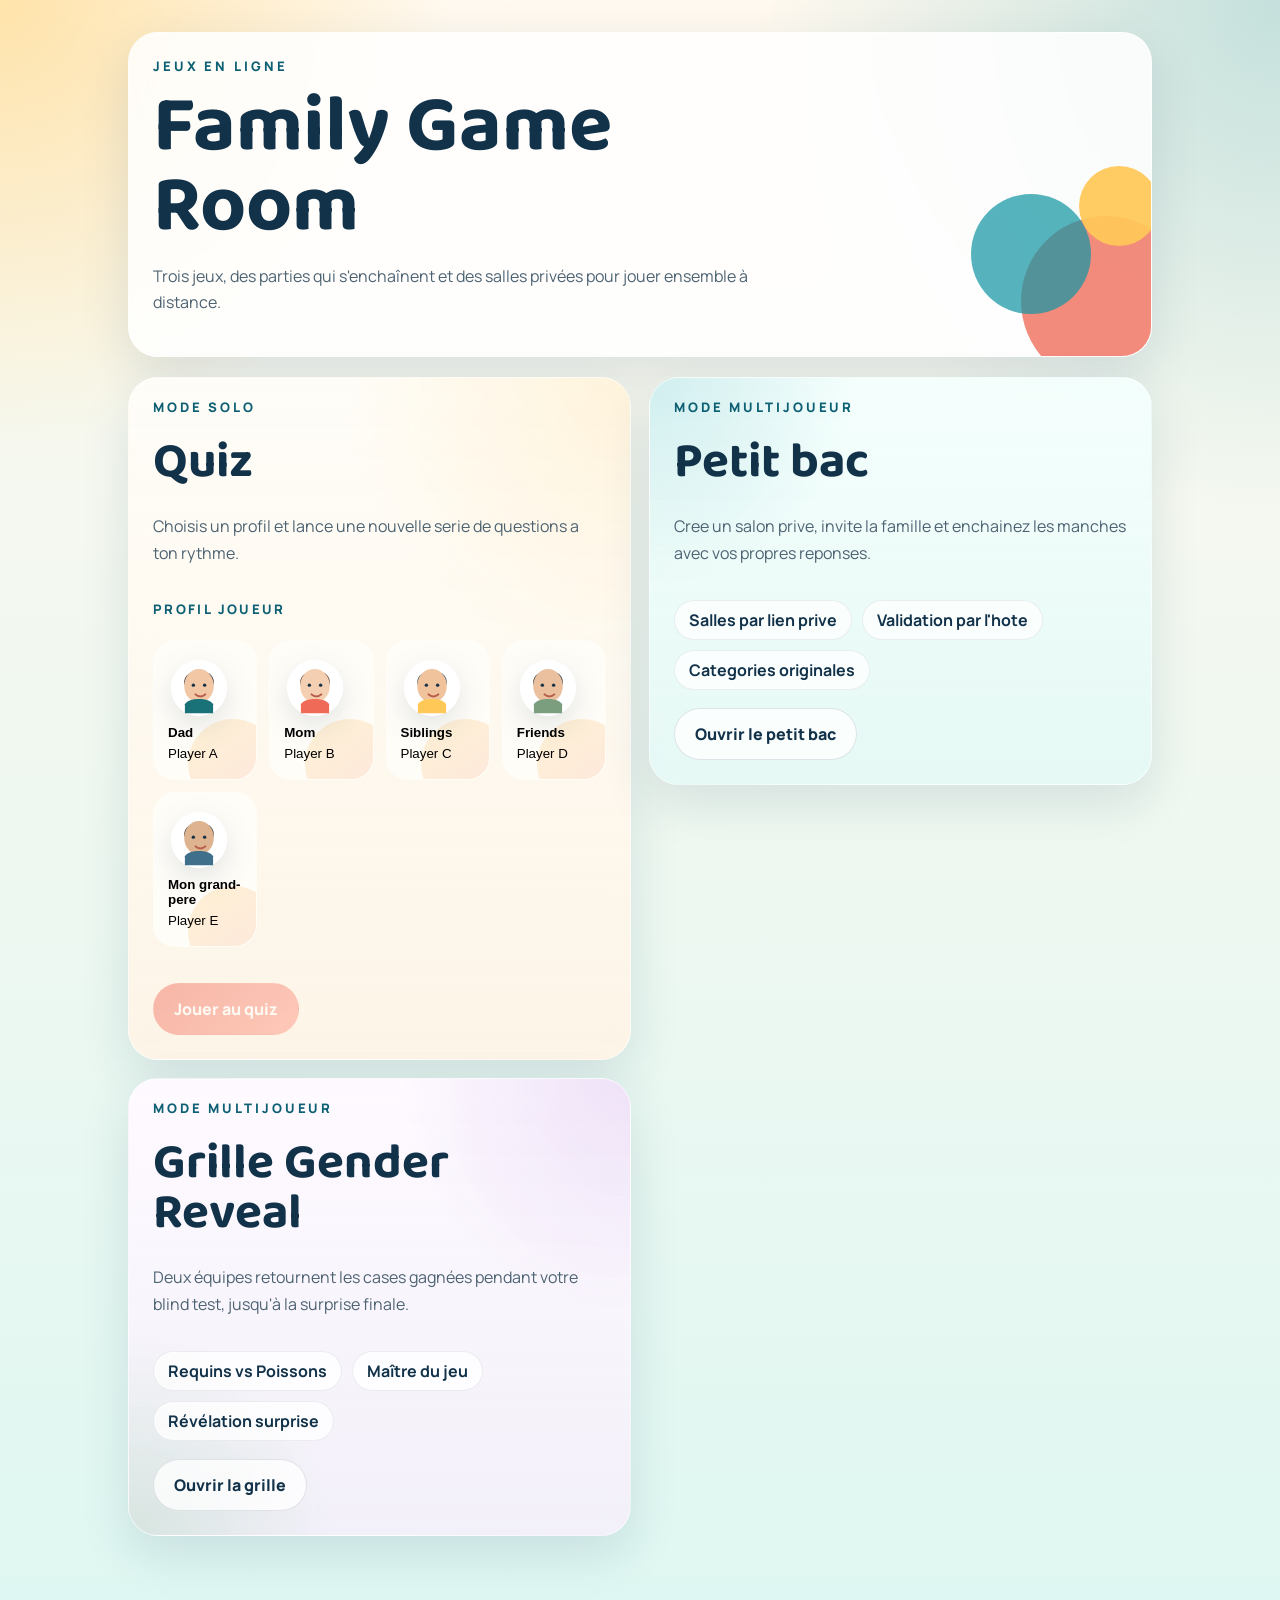
<file: index.html>
<!DOCTYPE html>
<html lang="fr">
<head>
  <meta charset="UTF-8">
  <meta name="viewport" content="width=device-width, initial-scale=1.0">
  <title>Family Game Room</title>
  <link rel="preconnect" href="https://fonts.googleapis.com">
  <link rel="preconnect" href="https://fonts.gstatic.com" crossorigin>
  <link href="https://fonts.googleapis.com/css2?family=Baloo+2:wght@400;600;700&family=Manrope:wght@400;500;700;800&display=swap" rel="stylesheet">
  <link rel="stylesheet" href="assets/styles.css">
</head>
<body class="page-home">
  <main class="shell home-shell">
    <section class="hero-card">
      <p class="eyebrow">Jeux en ligne</p>
      <h1>Family Game Room</h1>
      <p class="hero-copy">Trois jeux, des parties qui s'enchaînent et des salles privées pour jouer ensemble à distance.</p>
      <div class="hero-orbs" aria-hidden="true">
        <span class="orb orb-coral"></span>
        <span class="orb orb-lagoon"></span>
        <span class="orb orb-sun"></span>
      </div>
    </section>

    <section class="game-showcase" aria-label="Catalogue des jeux">
      <article class="intro-panel compact-panel game-panel quiz-panel">
        <div class="game-panel-copy">
          <p class="eyebrow">Mode solo</p>
          <h2>Quiz</h2>
          <p class="panel-copy">Choisis un profil et lance une nouvelle serie de questions a ton rythme.</p>
        </div>
        <div class="game-panel-body">
          <p class="section-label">Profil joueur</p>
          <div id="avatar-selector" class="avatar-grid"></div>
          <a class="primary-button start-link disabled-link" id="start-quiz-link" href="quiz.html" aria-disabled="true">Jouer au quiz</a>
        </div>
      </article>

      <article class="intro-panel compact-panel game-panel room-panel">
        <div class="game-panel-copy">
          <p class="eyebrow">Mode multijoueur</p>
          <h2>Petit bac</h2>
          <p class="panel-copy">Cree un salon prive, invite la famille et enchainez les manches avec vos propres reponses.</p>
        </div>
        <div class="room-points" aria-label="Atouts du mode petit bac">
          <span class="room-point">Salles par lien prive</span>
          <span class="room-point">Validation par l'hote</span>
          <span class="room-point">Categories originales</span>
        </div>
        <a class="ghost-button start-link" href="multiplayer.html">Ouvrir le petit bac</a>
      </article>

      <article class="intro-panel compact-panel game-panel reveal-panel">
        <div class="game-panel-copy">
          <p class="eyebrow">Mode multijoueur</p>
          <h2>Grille Gender Reveal</h2>
          <p class="panel-copy">Deux équipes retournent les cases gagnées pendant votre blind test, jusqu'à la surprise finale.</p>
        </div>
        <div class="room-points" aria-label="Atouts du jeu gender reveal">
          <span class="room-point">Requins vs Poissons</span>
          <span class="room-point">Maître du jeu</span>
          <span class="room-point">Révélation surprise</span>
        </div>
        <a class="ghost-button start-link" href="gender-reveal.html">Ouvrir la grille</a>
      </article>
    </section>
  </main>

  <script src="assets/quiz-data.js"></script>
  <script src="assets/home.js"></script>
</body>
</html>
</file>
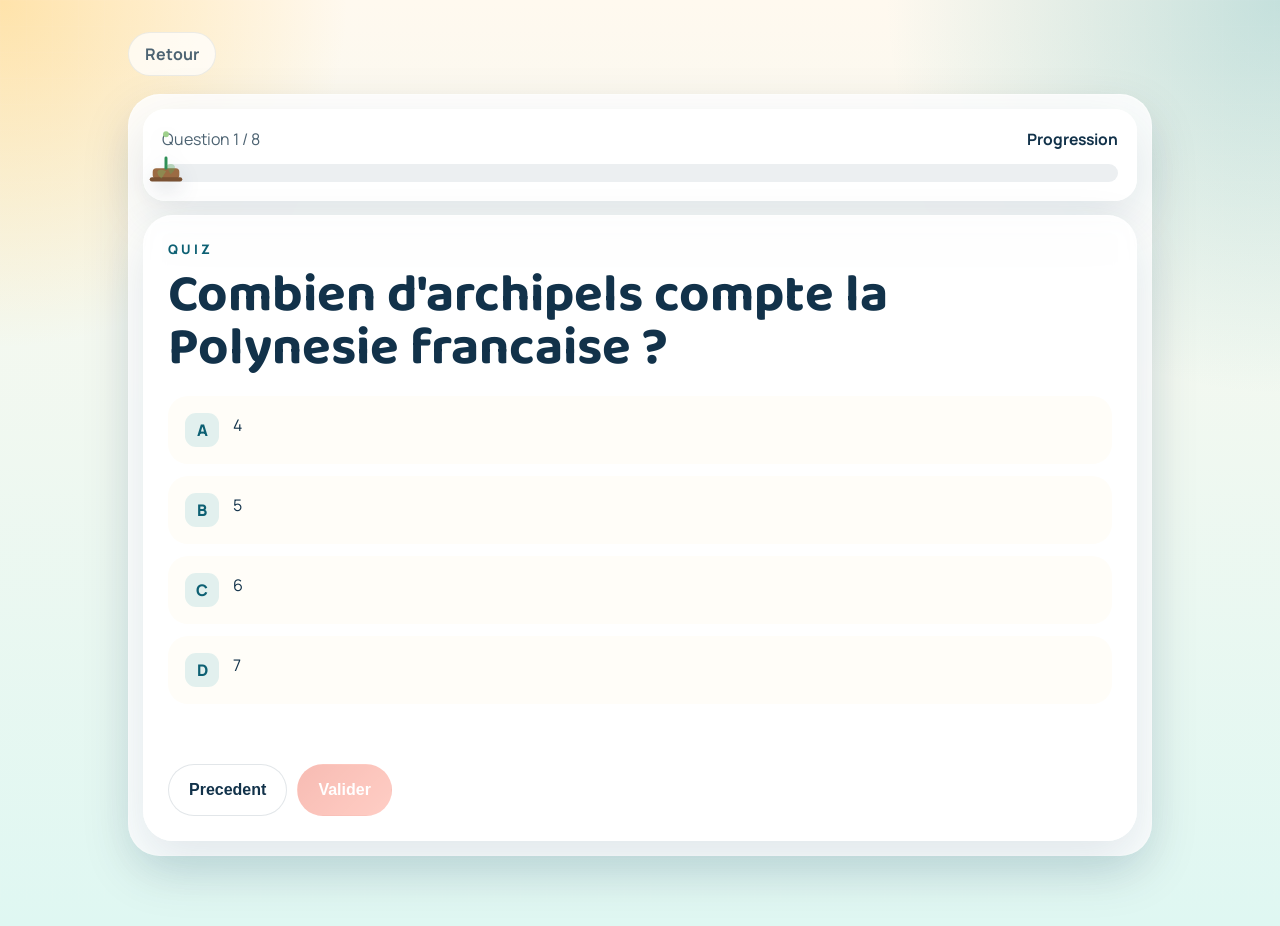
<file: quiz.html>
<!DOCTYPE html>
<html lang="fr">
<head>
  <meta charset="UTF-8">
  <meta name="viewport" content="width=device-width, initial-scale=1.0">
  <title>Family Quiz</title>
  <link rel="preconnect" href="https://fonts.googleapis.com">
  <link rel="preconnect" href="https://fonts.gstatic.com" crossorigin>
  <link href="https://fonts.googleapis.com/css2?family=Baloo+2:wght@400;600;700&family=Manrope:wght@400;500;700;800&display=swap" rel="stylesheet">
  <link rel="stylesheet" href="assets/styles.css">
</head>
<body data-page="quiz">
  <main class="shell quiz-shell">
    <a class="back-link" href="index.html">Retour</a>
    <section class="quiz-frame">
      <div id="quiz-root"></div>
    </section>
  </main>

  <script src="assets/quiz-data.js"></script>
  <script src="assets/quiz-engine.js"></script>
</body>
</html>
</file>
<file: assets/styles.css>
:root {
  --bg-top: #fff9ef;
  --bg-bottom: #dff7f2;
  --surface: rgba(255, 255, 255, 0.86);
  --surface-strong: #fffdf8;
  --text-main: #12324a;
  --text-soft: #4d6372;
  --lagoon: #1696a4;
  --lagoon-deep: #0d6073;
  --coral: #ef6b58;
  --sun: #ffc857;
  --shadow: 0 18px 50px rgba(15, 60, 88, 0.12);
  --radius-xl: 30px;
  --radius-lg: 22px;
}

* {
  box-sizing: border-box;
}

html,
body {
  margin: 0;
  min-height: 100%;
}

body {
  font-family: "Manrope", sans-serif;
  color: var(--text-main);
  background:
    radial-gradient(circle at top left, rgba(255, 200, 87, 0.45), transparent 22%),
    radial-gradient(circle at top right, rgba(22, 150, 164, 0.25), transparent 25%),
    linear-gradient(180deg, var(--bg-top) 0%, var(--bg-bottom) 100%);
}

body::before {
  content: "";
  position: fixed;
  inset: 0;
  background-image:
    linear-gradient(rgba(255, 255, 255, 0.08) 1px, transparent 1px),
    linear-gradient(90deg, rgba(255, 255, 255, 0.08) 1px, transparent 1px);
  background-size: 26px 26px;
  pointer-events: none;
  opacity: 0.4;
}

.shell {
  width: min(100%, 1080px);
  margin: 0 auto;
  padding: 24px 18px 56px;
  position: relative;
  z-index: 1;
}

.home-shell {
  display: grid;
  gap: 20px;
  padding-top: 56px;
}

.page-home .hero-card {
  min-height: 290px;
}

.quiz-shell {
  display: grid;
  gap: 18px;
  padding-top: 22px;
}

.hero-card,
.quiz-frame,
.intro-panel,
.question-panel,
.result-panel,
.progress-card {
  background: var(--surface);
  backdrop-filter: blur(10px);
  border: 1px solid rgba(255, 255, 255, 0.55);
  box-shadow: var(--shadow);
}

.hero-card,
.intro-panel,
.question-panel,
.result-panel {
  border-radius: var(--radius-xl);
  padding: 24px;
}

.quiz-frame {
  border-radius: 32px;
  padding: 14px;
}

.hero-card {
  overflow: hidden;
  position: relative;
  min-height: 250px;
}

.hero-card h1,
.intro-panel h1,
.question-panel h1,
.result-panel h1 {
  font-family: "Baloo 2", cursive;
  margin: 0;
  line-height: 1;
}

.hero-card h1 {
  font-size: clamp(2.4rem, 8vw, 5rem);
  max-width: 10ch;
}

.intro-panel h1,
.question-panel h1,
.result-panel h1 {
  font-size: clamp(2rem, 6vw, 3.3rem);
}

.eyebrow {
  margin: 0 0 12px;
  font-size: 0.82rem;
  text-transform: uppercase;
  letter-spacing: 0.22em;
  color: var(--lagoon-deep);
  font-weight: 800;
}

.hero-copy,
.panel-copy,
.progress-copy span,
.back-link {
  color: var(--text-soft);
}

.hero-copy,
.panel-copy,
.result-highlight {
  font-size: 1rem;
  line-height: 1.65;
  max-width: 62ch;
}

.hero-orbs {
  position: absolute;
  right: -40px;
  bottom: -30px;
  width: 220px;
  height: 220px;
}

.orb {
  position: absolute;
  border-radius: 999px;
  display: block;
}

.orb-coral {
  width: 170px;
  height: 170px;
  right: 0;
  bottom: 0;
  background: rgba(239, 107, 88, 0.78);
}

.orb-lagoon {
  width: 120px;
  height: 120px;
  left: 0;
  top: 28px;
  background: rgba(22, 150, 164, 0.72);
}

.orb-sun {
  width: 80px;
  height: 80px;
  right: 32px;
  top: 0;
  background: rgba(255, 200, 87, 0.92);
}

.compact-panel {
  padding-top: 20px;
}

.game-showcase {
  display: grid;
  gap: 18px;
}

.game-panel {
  display: grid;
  gap: 18px;
}

.game-panel h2 {
  font-family: "Baloo 2", cursive;
  margin: 0;
  line-height: 1;
  font-size: clamp(2rem, 5vw, 3.1rem);
}

.game-panel-copy {
  display: grid;
  gap: 10px;
}

.game-panel-body {
  display: grid;
  gap: 14px;
}

.section-label {
  margin: 0;
  font-size: 0.82rem;
  text-transform: uppercase;
  letter-spacing: 0.18em;
  font-weight: 800;
  color: var(--lagoon-deep);
}

.quiz-panel {
  background:
    radial-gradient(circle at top right, rgba(255, 200, 87, 0.18), transparent 34%),
    linear-gradient(180deg, rgba(255, 253, 248, 0.96), rgba(255, 243, 229, 0.88));
}

.room-panel {
  background:
    radial-gradient(circle at top left, rgba(22, 150, 164, 0.16), transparent 32%),
    linear-gradient(180deg, rgba(244, 255, 253, 0.96), rgba(228, 248, 245, 0.9));
}

.reveal-panel {
  background:
    radial-gradient(circle at top right, rgba(184, 138, 222, 0.22), transparent 34%),
    radial-gradient(circle at bottom left, rgba(103, 184, 121, 0.2), transparent 30%),
    linear-gradient(180deg, rgba(255, 250, 255, 0.96), rgba(244, 238, 250, 0.9));
}

.room-points {
  display: flex;
  flex-wrap: wrap;
  gap: 10px;
}

.room-point {
  display: inline-flex;
  align-items: center;
  min-height: 40px;
  padding: 0 14px;
  border-radius: 999px;
  background: rgba(255, 255, 255, 0.76);
  border: 1px solid rgba(18, 50, 74, 0.08);
  font-weight: 700;
  color: var(--text-main);
}

.mode-grid {
  display: grid;
  gap: 14px;
}

.mode-card {
  display: grid;
  gap: 8px;
  text-decoration: none;
  color: inherit;
  background: linear-gradient(145deg, rgba(255, 248, 233, 0.98), rgba(255, 222, 207, 0.85));
  border-radius: 24px;
  border: 1px solid rgba(255, 255, 255, 0.55);
  box-shadow: var(--shadow);
  padding: 20px 22px;
}

.mode-card-alt {
  background: linear-gradient(145deg, rgba(232, 252, 249, 0.98), rgba(195, 241, 237, 0.85));
}

.mode-card strong {
  font-family: "Baloo 2", cursive;
  font-size: 2rem;
  line-height: 1;
}

.mode-kicker {
  font-size: 0.8rem;
  text-transform: uppercase;
  letter-spacing: 0.18em;
  font-weight: 800;
}

.back-link,
.primary-button,
.ghost-button,
.choice-card,
.avatar-card,
.as-link {
  transition: transform 180ms ease, box-shadow 180ms ease, border-color 180ms ease, background 180ms ease;
}

.back-link {
  justify-self: start;
  text-decoration: none;
  font-weight: 700;
  padding: 10px 16px;
  background: rgba(255, 255, 255, 0.72);
  border-radius: 999px;
  border: 1px solid rgba(18, 50, 74, 0.08);
}

.avatar-grid {
  display: grid;
  grid-template-columns: repeat(2, minmax(0, 1fr));
  gap: 12px;
  margin: 8px 0 22px;
}

.avatar-card {
  border: 1px solid transparent;
  background: var(--surface-strong);
  border-radius: 22px;
  padding: 16px 14px 18px;
  text-align: left;
  display: grid;
  gap: 6px;
  cursor: pointer;
  position: relative;
  overflow: hidden;
}

.avatar-card::after {
  content: "";
  position: absolute;
  inset: auto -22px -30px auto;
  width: 90px;
  height: 90px;
  border-radius: 999px;
  background: linear-gradient(145deg, rgba(255, 200, 87, 0.22), rgba(239, 107, 88, 0.16));
}

.avatar-card.selected {
  border-color: rgba(22, 150, 164, 0.7);
  background: linear-gradient(180deg, rgba(22, 150, 164, 0.12), rgba(255, 255, 255, 0.92));
  box-shadow: 0 12px 24px rgba(22, 150, 164, 0.18);
}

.avatar-token {
  width: 46px;
  height: 46px;
  border-radius: 14px;
  display: inline-grid;
  place-items: center;
  background: linear-gradient(145deg, var(--lagoon), var(--coral));
  color: white;
  font-weight: 800;
  position: relative;
  z-index: 1;
}

.avatar-portrait {
  width: 62px;
  height: 62px;
  display: inline-grid;
  place-items: center;
  position: relative;
  z-index: 1;
}

.large-portrait {
  width: 78px;
  height: 78px;
}

.mii-svg {
  width: 100%;
  height: 100%;
  filter: drop-shadow(0 10px 14px rgba(18, 50, 74, 0.12));
}

.large-token {
  width: 62px;
  height: 62px;
  border-radius: 20px;
  font-size: 1.25rem;
}

.avatar-card strong,
.avatar-card span:last-child {
  position: relative;
  z-index: 1;
}

.progress-card {
  border-radius: var(--radius-lg);
  padding: 18px;
  margin-bottom: 14px;
}

.progress-copy {
  display: flex;
  justify-content: space-between;
  gap: 10px;
  align-items: baseline;
  margin-bottom: 14px;
}

.progress-copy strong {
  font-size: 0.98rem;
}

.progress-track {
  position: relative;
  height: 18px;
  border-radius: 999px;
  background: rgba(18, 50, 74, 0.08);
  overflow: visible;
}

.progress-fill {
  height: 100%;
  border-radius: inherit;
  background: linear-gradient(90deg, #b9df74, #4caf68);
}

.plant-badge {
  position: absolute;
  top: -46px;
  width: 68px;
  height: 68px;
}

.plant-svg {
  width: 100%;
  height: 100%;
  filter: drop-shadow(0 8px 10px rgba(18, 50, 74, 0.14));
}

.choices-form {
  display: grid;
  gap: 12px;
  margin-top: 20px;
}

.choice-card {
  display: grid;
  grid-template-columns: auto 1fr;
  gap: 14px;
  align-items: start;
  background: var(--surface-strong);
  border: 1px solid transparent;
  border-radius: 20px;
  padding: 16px;
  cursor: pointer;
}

.choice-card.active {
  border-color: rgba(239, 107, 88, 0.58);
  box-shadow: 0 14px 28px rgba(239, 107, 88, 0.14);
}

.choice-card.correct {
  border-color: rgba(26, 147, 111, 0.72);
  background: linear-gradient(180deg, rgba(188, 240, 216, 0.86), rgba(255, 255, 255, 0.96));
  box-shadow: 0 14px 28px rgba(26, 147, 111, 0.14);
}

.choice-card.incorrect {
  border-color: rgba(239, 107, 88, 0.52);
  opacity: 0.72;
}

.choice-card input {
  position: absolute;
  opacity: 0;
  pointer-events: none;
}

.choice-letter {
  width: 34px;
  height: 34px;
  border-radius: 11px;
  background: rgba(22, 150, 164, 0.12);
  display: inline-grid;
  place-items: center;
  font-weight: 800;
  color: var(--lagoon-deep);
}

.choice-text {
  line-height: 1.5;
}

.inline-fact {
  margin: 4px 0 0;
  min-height: 1.5rem;
  font-size: 0.95rem;
  color: var(--lagoon-deep);
  opacity: 0;
  transform: translateY(-4px);
  transition: opacity 180ms ease, transform 180ms ease;
}

.show-fact {
  opacity: 1;
  transform: translateY(0);
}

.action-row {
  display: grid;
  gap: 10px;
  margin-top: 8px;
}

.primary-button,
.ghost-button,
.as-link {
  border-radius: 999px;
  border: 1px solid transparent;
  min-height: 52px;
  padding: 0 20px;
  font-size: 1rem;
  font-weight: 800;
  cursor: pointer;
  text-decoration: none;
  display: inline-grid;
  place-items: center;
}

.primary-button {
  background: linear-gradient(135deg, var(--coral), #ff927f);
  color: white;
  box-shadow: 0 16px 32px rgba(239, 107, 88, 0.24);
}

.primary-button:disabled {
  opacity: 0.45;
  cursor: not-allowed;
  transform: none;
  box-shadow: none;
}

.ghost-button,
.as-link {
  background: rgba(255, 255, 255, 0.78);
  color: var(--text-main);
  border-color: rgba(18, 50, 74, 0.12);
}

.start-link {
  width: 100%;
}

.disabled-link {
  pointer-events: none;
  opacity: 0.45;
  box-shadow: none;
}

.final-panel {
  background:
    radial-gradient(circle at top right, rgba(255, 200, 87, 0.25), transparent 32%),
    linear-gradient(180deg, rgba(255, 255, 255, 0.96), rgba(255, 245, 232, 0.92));
}

.final-avatar-chip {
  display: inline-flex;
  align-items: center;
  flex-wrap: wrap;
  gap: 12px;
  margin: 4px 0 18px;
  padding: 10px 14px;
  border-radius: 999px;
  background: rgba(18, 50, 74, 0.05);
}

.back-link:hover,
.back-link:focus-visible,
.primary-button:hover,
.primary-button:focus-visible,
.ghost-button:hover,
.ghost-button:focus-visible,
.avatar-card:hover,
.avatar-card:focus-visible,
.mode-card:hover,
.mode-card:focus-visible,
.choice-card:hover,
.choice-card:focus-within,
.as-link:hover,
.as-link:focus-visible {
  transform: translateY(-2px);
}

.multiplayer-shell {
  display: grid;
  gap: 12px;
  padding-top: 16px;
}

.multiplayer-frame {
  min-height: 460px;
  position: relative;
  overflow: hidden;
  border-radius: 36px;
  background:
    radial-gradient(circle at top right, rgba(255, 200, 87, 0.18), transparent 28%),
    radial-gradient(circle at bottom left, rgba(22, 150, 164, 0.14), transparent 34%),
    linear-gradient(180deg, rgba(255, 255, 255, 0.96), rgba(245, 252, 249, 0.92));
}

.multiplayer-frame::before {
  content: "";
  position: absolute;
  inset: 0;
  background:
    linear-gradient(135deg, rgba(255, 255, 255, 0.3), transparent 45%),
    linear-gradient(0deg, rgba(255, 255, 255, 0.14), transparent 42%);
  pointer-events: none;
}

.room-hero {
  min-height: 300px;
  background:
    radial-gradient(circle at top right, rgba(255, 200, 87, 0.28), transparent 28%),
    radial-gradient(circle at right 20%, rgba(22, 150, 164, 0.22), transparent 24%),
    linear-gradient(145deg, rgba(255, 253, 246, 0.96), rgba(229, 247, 244, 0.92));
}

.room-hero h1 {
  max-width: 10ch;
}

.room-hero::before,
.room-hero::after {
  content: "";
  position: absolute;
  border-radius: 999px;
  pointer-events: none;
}

.room-hero::before {
  width: 220px;
  height: 220px;
  right: -60px;
  top: -20px;
  background: rgba(255, 255, 255, 0.4);
}

.room-hero::after {
  width: 140px;
  height: 140px;
  right: 90px;
  bottom: -44px;
  background: rgba(239, 107, 88, 0.14);
}

.hero-pill-row {
  display: flex;
  flex-wrap: wrap;
  gap: 10px;
  margin-top: 18px;
}

.hero-pill {
  display: inline-flex;
  align-items: center;
  min-height: 38px;
  padding: 0 14px;
  border-radius: 999px;
  background: rgba(255, 255, 255, 0.72);
  border: 1px solid rgba(18, 50, 74, 0.08);
  font-size: 0.92rem;
  font-weight: 800;
  color: var(--lagoon-deep);
}

.hero-stat-grid {
  display: grid;
  gap: 12px;
  margin-top: 18px;
}

.hero-stat {
  display: grid;
  gap: 6px;
  padding: 16px 18px;
  border-radius: 20px;
  background: rgba(255, 255, 255, 0.72);
  border: 1px solid rgba(255, 255, 255, 0.58);
  max-width: 34rem;
}

.hero-stat strong {
  font-size: 0.98rem;
}

.hero-stat span {
  color: var(--text-soft);
  line-height: 1.5;
}

.room-grid {
  display: grid;
  gap: 14px;
}

.room-card {
  background:
    linear-gradient(180deg, rgba(255, 255, 255, 0.94), rgba(248, 253, 251, 0.9));
  border: 1px solid rgba(255, 255, 255, 0.55);
  box-shadow: var(--shadow);
  border-radius: 24px;
  padding: 22px;
}

.room-card .panel-copy {
  max-width: 56ch;
}

.room-card h2 {
  font-family: "Baloo 2", cursive;
  font-size: clamp(1.8rem, 5vw, 2.6rem);
  margin: 0;
  line-height: 1;
}

.room-form,
.category-grid {
  display: grid;
  gap: 12px;
}

.field-block {
  display: grid;
  gap: 8px;
}

.field-block span {
  font-size: 0.92rem;
  font-weight: 700;
  color: var(--lagoon-deep);
}

.field-help {
  color: var(--text-soft);
  line-height: 1.45;
}

.text-input {
  width: 100%;
  min-height: 50px;
  border-radius: 16px;
  border: 1px solid rgba(18, 50, 74, 0.12);
  background: rgba(255, 255, 255, 0.92);
  padding: 0 14px;
  font: inherit;
  color: var(--text-main);
  box-shadow: inset 0 1px 0 rgba(255, 255, 255, 0.8);
}

.text-input:focus {
  outline: none;
  border-color: rgba(22, 150, 164, 0.5);
  box-shadow: 0 0 0 4px rgba(22, 150, 164, 0.12);
}

.note-panel {
  margin-top: 16px;
  padding: 14px 16px;
  border-radius: 18px;
  background: linear-gradient(145deg, rgba(255, 248, 233, 0.76), rgba(255, 255, 255, 0.72));
  border: 1px solid rgba(255, 255, 255, 0.5);
}

.note-panel p,
.note-panel strong {
  margin: 0;
}

.note-panel p {
  margin-top: 6px;
  color: var(--text-soft);
}

.room-actions {
  margin-top: 16px;
}

.reveal-game-layout {
  display: grid;
  gap: 14px;
}

.reveal-sidebar {
  display: grid;
  gap: 14px;
  align-content: start;
}

.reveal-heading {
  display: flex;
  justify-content: space-between;
  gap: 14px;
  align-items: start;
}

.turn-chip {
  display: inline-grid;
  place-items: center;
  white-space: nowrap;
  min-height: 42px;
  padding: 0 14px;
  border-radius: 999px;
  background: rgba(18, 50, 74, 0.08);
  font-weight: 800;
}

.reveal-board {
  display: grid;
  grid-template-columns: repeat(5, minmax(0, 1fr));
  gap: clamp(6px, 1.6vw, 12px);
  max-width: 620px;
  margin: 22px auto 0;
}

.reveal-board-3 {
  max-width: 390px;
  grid-template-columns: repeat(3, minmax(0, 1fr));
}

.reveal-tile {
  aspect-ratio: 1;
  min-width: 0;
  border: 0;
  border-radius: clamp(10px, 2vw, 18px);
  background: linear-gradient(145deg, #fffdf8, #e7f3ef);
  color: var(--lagoon-deep);
  box-shadow: 0 8px 18px rgba(18, 50, 74, 0.1);
  font: 800 clamp(1.1rem, 4vw, 2rem) "Baloo 2", cursive;
  cursor: pointer;
  transition: transform 160ms ease, box-shadow 160ms ease;
}

.reveal-tile:not(:disabled):hover,
.reveal-tile:not(:disabled):focus-visible {
  transform: translateY(-3px) scale(1.03);
  box-shadow: 0 14px 24px rgba(18, 50, 74, 0.16);
}

.reveal-tile:disabled { cursor: default; }
.reveal-tile.is-shark { background: linear-gradient(145deg, #8ed28b, #3e9968); color: white; }
.reveal-tile.is-fish { background: linear-gradient(145deg, #d3aeeb, #8e62b0); color: white; }
.reveal-tile.is-pink { background: linear-gradient(145deg, #ffb5cf, #ed6e9f); color: white; }
.reveal-tile.is-blue { background: linear-gradient(145deg, #91d5ff, #438bd8); color: white; }

.team-choice-fieldset,
.board-mode-picker {
  margin: 0;
  padding: 0;
  border: 0;
}

.team-choice-fieldset legend,
.board-mode-picker legend {
  margin-bottom: 10px;
  font-weight: 800;
  color: var(--lagoon-deep);
}

.team-choice-fieldset { display: grid; gap: 10px; }

.board-mode-picker { display: grid; gap: 10px; }

.board-mode-option {
  display: flex;
  align-items: start;
  gap: 10px;
  padding: 14px;
  border: 1px solid rgba(18, 50, 74, 0.12);
  border-radius: 16px;
  background: rgba(255, 255, 255, 0.72);
  cursor: pointer;
}

.board-mode-option span { display: grid; gap: 3px; }
.board-mode-option small { color: var(--text-soft); line-height: 1.4; }
.board-mode-option:has(input:checked) { border-color: rgba(239, 107, 88, 0.6); background: rgba(255, 236, 230, 0.8); }

.team-choice {
  display: grid;
  grid-template-columns: auto 1fr;
  column-gap: 10px;
  align-items: center;
  padding: 14px;
  border-radius: 16px;
  border: 1px solid rgba(18, 50, 74, 0.1);
  cursor: pointer;
}

.team-choice span { font-weight: 800; }
.team-choice small { grid-column: 2; color: var(--text-soft); }
.shark-choice { background: rgba(92, 172, 105, 0.13); }
.fish-choice { background: rgba(167, 112, 200, 0.13); }

.reveal-player-list {
  display: grid;
  gap: 8px;
  list-style: none;
  padding: 0;
  margin: 0;
}

.reveal-player {
  display: flex;
  justify-content: space-between;
  align-items: center;
  gap: 10px;
  padding: 10px 12px;
  border-radius: 14px;
  background: rgba(18, 50, 74, 0.05);
}

.reveal-player > span { display: grid; gap: 2px; }
.reveal-player small { color: var(--text-soft); }
.reveal-player.team-shark { border-left: 4px solid #4ca367; }
.reveal-player.team-fish { border-left: 4px solid #9b68be; }
.presence-dot { font-size: 0.72rem; font-style: normal; font-weight: 800; }
.presence-dot.online { color: #277e4d; }
.presence-dot.offline { color: #926d72; }
.presence-help { margin: 12px 0 0; color: var(--text-soft); font-size: 0.82rem; line-height: 1.45; }

.copy-reveal-link { width: 100%; margin-top: 12px; }
.share-actions { display: grid; gap: 10px; margin-top: 12px; }
.share-actions .copy-reveal-link { margin-top: 0; }
.host-controls { display: grid; gap: 14px; }
.host-team-actions { display: grid; gap: 10px; }
.team-action { min-height: 52px; border: 0; border-radius: 16px; color: white; font: inherit; font-weight: 800; cursor: pointer; }
.team-action:disabled { opacity: 0.45; cursor: not-allowed; }
.shark-action { background: linear-gradient(135deg, #4ca367, #80c66e); }
.fish-action { background: linear-gradient(135deg, #8d61b1, #bd88d7); }
.reveal-pink-note {
  display: grid;
  gap: 4px;
  margin: 0;
  padding: 14px;
  border-radius: 16px;
  background: linear-gradient(135deg, rgba(255, 181, 207, 0.4), rgba(255, 255, 255, 0.7));
}

.reveal-pink-note strong { color: #b44d78; }
.reveal-pink-note span { color: var(--text-soft); line-height: 1.4; }

.final-reveal {
  display: grid;
  gap: 2px;
  margin-top: 20px;
  padding: 20px;
  border-radius: 20px;
  color: white;
  text-align: center;
}

.final-reveal span { font-size: 0.8rem; font-weight: 800; letter-spacing: 0.14em; text-transform: uppercase; }
.final-reveal strong { font: 700 clamp(2rem, 7vw, 3.5rem) "Baloo 2", cursive; line-height: 1; }
.final-reveal.pink { background: linear-gradient(135deg, #f17ca8, #ffb3ce); }
.final-reveal.blue { background: linear-gradient(135deg, #438bd8, #91d5ff); }

.player-list {
  display: grid;
  gap: 10px;
}

.player-pill {
  display: flex;
  justify-content: space-between;
  align-items: center;
  gap: 12px;
  padding: 14px 16px;
  border-radius: 18px;
  background: rgba(255, 255, 255, 0.82);
  border: 1px solid rgba(18, 50, 74, 0.06);
}

.player-pill span {
  color: var(--text-soft);
  font-weight: 700;
}

.host-pill {
  background: linear-gradient(145deg, rgba(255, 200, 87, 0.2), rgba(239, 107, 88, 0.16));
}

.round-card,
.validation-shell,
.summary-card,
.final-room-card {
  background: linear-gradient(180deg, rgba(255, 255, 255, 0.96), rgba(245, 252, 249, 0.92));
}

.final-room-card {
  background:
    radial-gradient(circle at top right, rgba(255, 200, 87, 0.18), transparent 34%),
    linear-gradient(180deg, rgba(255, 255, 255, 0.98), rgba(250, 247, 238, 0.92));
}

.round-header {
  display: flex;
  justify-content: space-between;
  gap: 14px;
  align-items: start;
  margin-bottom: 18px;
}

.timer-chip {
  min-width: 82px;
  min-height: 44px;
  border-radius: 999px;
  display: inline-grid;
  place-items: center;
  padding: 0 16px;
  font-weight: 800;
  background: rgba(18, 50, 74, 0.08);
  border: 1px solid rgba(18, 50, 74, 0.08);
}

.timer-live {
  background: linear-gradient(135deg, var(--coral), #ff927f);
  color: white;
}

.category-field {
  min-width: 0;
}

.sidebar-card {
  align-self: start;
}

.round-list {
  list-style: none;
  padding: 0;
  margin: 0;
  display: grid;
  gap: 10px;
}

.round-list li {
  display: grid;
  gap: 4px;
  padding: 12px 14px;
  border-radius: 16px;
  background: rgba(255, 255, 255, 0.78);
  border: 1px solid rgba(18, 50, 74, 0.05);
}

.round-list li span {
  color: var(--text-soft);
}

.round-list li strong {
  color: var(--lagoon-deep);
}

.validation-grid {
  display: grid;
  gap: 12px;
  margin-top: 18px;
}

.validation-card {
  border-radius: 20px;
  padding: 16px;
  background: rgba(255, 255, 255, 0.82);
  border: 1px solid rgba(18, 50, 74, 0.08);
  box-shadow: 0 10px 24px rgba(18, 50, 74, 0.06);
}

.validation-card header {
  display: flex;
  justify-content: space-between;
  gap: 10px;
  align-items: center;
  margin-bottom: 8px;
}

.validation-answer {
  margin: 0 0 8px;
  font-size: 1.05rem;
  font-weight: 700;
}

.unique-answer {
  border-color: rgba(26, 147, 111, 0.28);
}

.duplicate-answer {
  border-color: rgba(255, 200, 87, 0.42);
  background: rgba(255, 249, 233, 0.9);
}

.score-picker {
  display: flex;
  flex-wrap: wrap;
  gap: 8px;
  margin-top: 10px;
}

.score-button {
  min-width: 44px;
  min-height: 42px;
  border-radius: 14px;
  border: 1px solid rgba(18, 50, 74, 0.12);
  background: white;
  font: inherit;
  font-weight: 800;
  cursor: pointer;
}

.score-button.picked {
  background: linear-gradient(135deg, #b9df74, #4caf68);
  color: white;
  border-color: transparent;
}

.leaderboard-list {
  list-style: none;
  padding: 0;
  margin: 18px 0;
  display: grid;
  gap: 10px;
}

.leaderboard-list li {
  display: flex;
  justify-content: space-between;
  gap: 12px;
  align-items: center;
  padding: 14px 16px;
  border-radius: 18px;
  background: rgba(255, 255, 255, 0.78);
}

.host-reveal-panel {
  margin-top: 18px;
  padding: 22px;
  border-radius: 22px;
  background: linear-gradient(145deg, rgba(255, 251, 240, 0.96), rgba(255, 244, 220, 0.92));
  border: 1px solid rgba(255, 255, 255, 0.5);
  opacity: 0;
  transform: translateY(8px);
  transition: opacity 240ms ease, transform 240ms ease;
}

.visible-reveal {
  opacity: 1;
  transform: translateY(0);
}

.host-reveal-panel strong {
  display: block;
  font-family: "Baloo 2", cursive;
  font-size: clamp(2rem, 7vw, 3.6rem);
  line-height: 1;
}

.reveal-label {
  display: inline-block;
  margin-bottom: 8px;
  font-size: 0.8rem;
  text-transform: uppercase;
  letter-spacing: 0.18em;
  font-weight: 800;
  color: var(--lagoon-deep);
}

.final-answer-grid {
  display: grid;
  gap: 10px;
  margin-top: 18px;
}

.final-answer-card {
  display: flex;
  justify-content: space-between;
  gap: 12px;
  align-items: center;
  padding: 14px 16px;
  border-radius: 18px;
  background: rgba(255, 255, 255, 0.82);
  border: 1px solid rgba(18, 50, 74, 0.06);
}

.final-answer-card span {
  color: var(--text-soft);
  font-weight: 700;
}

.final-answer-card strong {
  font-size: 1.02rem;
}

.host-answer-card {
  background: linear-gradient(145deg, rgba(255, 248, 233, 0.82), rgba(255, 255, 255, 0.76));
}

.announcement-stage {
  display: grid;
  gap: 18px;
  padding: 20px;
  border-radius: 22px;
  background: linear-gradient(145deg, rgba(255, 250, 240, 0.98), rgba(255, 244, 220, 0.92));
  border: 1px solid rgba(255, 255, 255, 0.7);
  box-shadow: inset 0 1px 0 rgba(255, 255, 255, 0.8);
}

.announcement-copy {
  display: grid;
  gap: 10px;
}

.announcement-note {
  margin: 0;
  font-weight: 800;
  color: var(--lagoon-deep);
}

.announcement-copy h2 {
  margin: 0;
}

.announcement-visual {
  position: relative;
  min-height: 200px;
  padding: 10px;
  border-radius: 24px;
  overflow: hidden;
  background: linear-gradient(145deg, rgba(255, 255, 255, 0.94), rgba(255, 244, 220, 0.92));
  border: 1px solid rgba(255, 255, 255, 0.88);
  box-shadow:
    0 18px 40px rgba(65, 45, 20, 0.14),
    inset 0 1px 0 rgba(255, 255, 255, 0.85);
}

.announcement-image {
  width: 100%;
  height: 100%;
  display: block;
  object-fit: cover;
  object-position: center;
  border-radius: 18px;
}

.quiz-announcement-stage .announcement-image {
  object-position: center top;
}

.quiz-announcement-stage .announcement-copy h1 {
  font-size: clamp(2rem, 6vw, 3.3rem);
}

@media (min-width: 720px) {
  .shell {
    padding: 32px 28px 70px;
  }

  .hero-stat-grid {
    grid-template-columns: repeat(3, minmax(0, 1fr));
    max-width: none;
  }

  .hero-stat {
    max-width: none;
  }

  .game-showcase {
    grid-template-columns: repeat(2, minmax(0, 1fr));
    align-items: start;
  }

  .mode-grid {
    grid-template-columns: repeat(2, minmax(0, 1fr));
  }

  .avatar-grid {
    grid-template-columns: repeat(4, minmax(0, 1fr));
  }

  .room-grid {
    grid-template-columns: minmax(0, 1.7fr) minmax(300px, 0.9fr);
  }

  .reveal-game-layout {
    grid-template-columns: minmax(0, 1.45fr) minmax(290px, 0.8fr);
  }

  .validation-grid {
    grid-template-columns: repeat(2, minmax(0, 1fr));
  }

  .final-answer-grid {
    grid-template-columns: repeat(2, minmax(0, 1fr));
  }

  .announcement-stage {
    grid-template-columns: minmax(220px, 0.9fr) minmax(0, 1.1fr);
    align-items: center;
  }

  .action-row,
  .result-actions {
    grid-template-columns: repeat(2, minmax(0, max-content));
    justify-content: start;
  }

  .start-link {
    width: max-content;
  }
}

@media (prefers-reduced-motion: reduce) {
  *,
  *::before,
  *::after {
    scroll-behavior: auto !important;
    animation: none !important;
    transition: none !important;
  }
}

@media (max-width: 719px) {
  .multiplayer-frame {
    padding: 10px;
    border-radius: 24px;
    min-height: 0;
  }

  .room-card {
    padding: 18px;
    border-radius: 20px;
  }

  .round-header {
    gap: 10px;
    align-items: center;
  }

  .round-header h2 {
    font-size: 1.8rem;
  }

  .timer-chip {
    min-width: 70px;
    min-height: 40px;
    padding: 0 12px;
  }

  .announcement-stage {
    padding: 16px;
    gap: 14px;
  }

  .announcement-visual {
    min-height: 150px;
    padding: 8px;
    border-radius: 18px;
  }

  .announcement-image {
    object-fit: contain;
    background: linear-gradient(180deg, rgba(255, 250, 240, 0.96), rgba(255, 244, 220, 0.92));
  }

  .host-reveal-panel {
    padding: 18px;
  }

  .host-reveal-panel strong {
    font-size: clamp(1.7rem, 9vw, 2.6rem);
  }

  .final-answer-card {
    align-items: start;
    flex-direction: column;
  }

  .final-avatar-chip {
    border-radius: 20px;
  }
}
</file>
